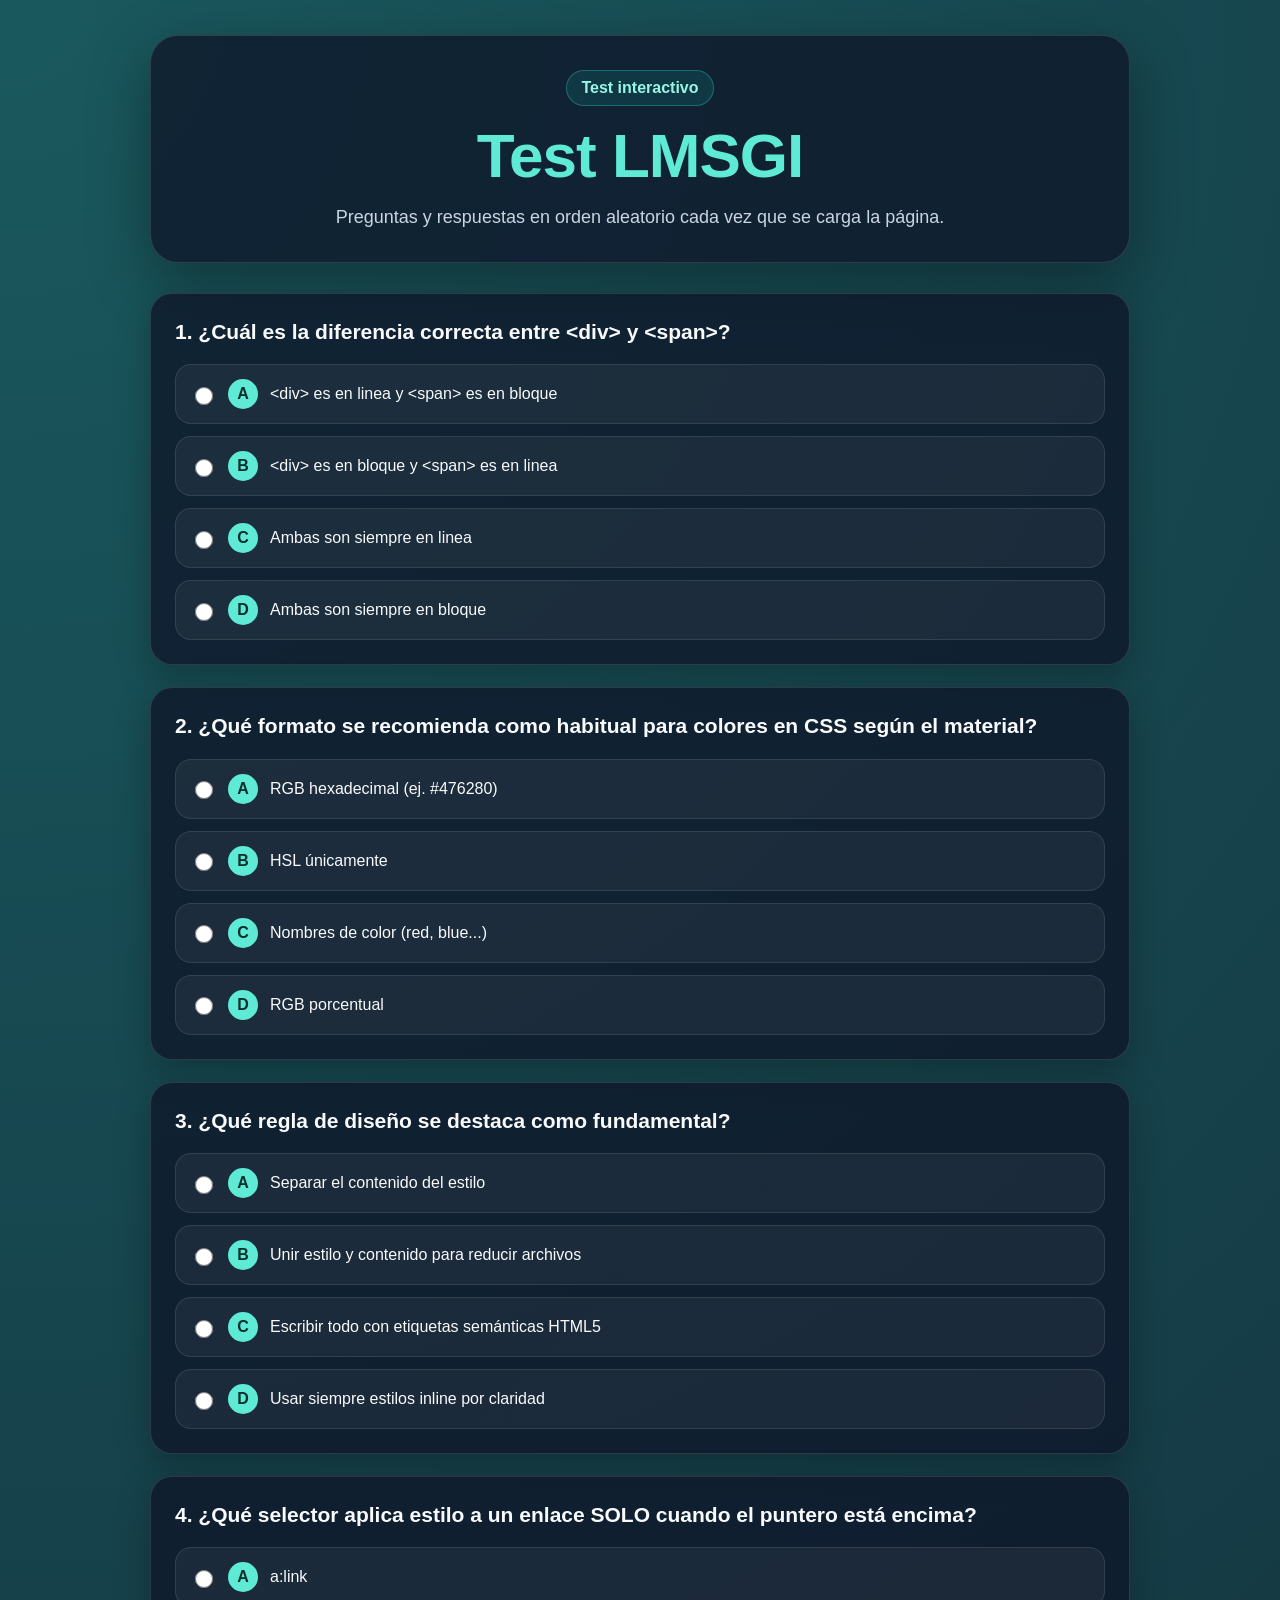
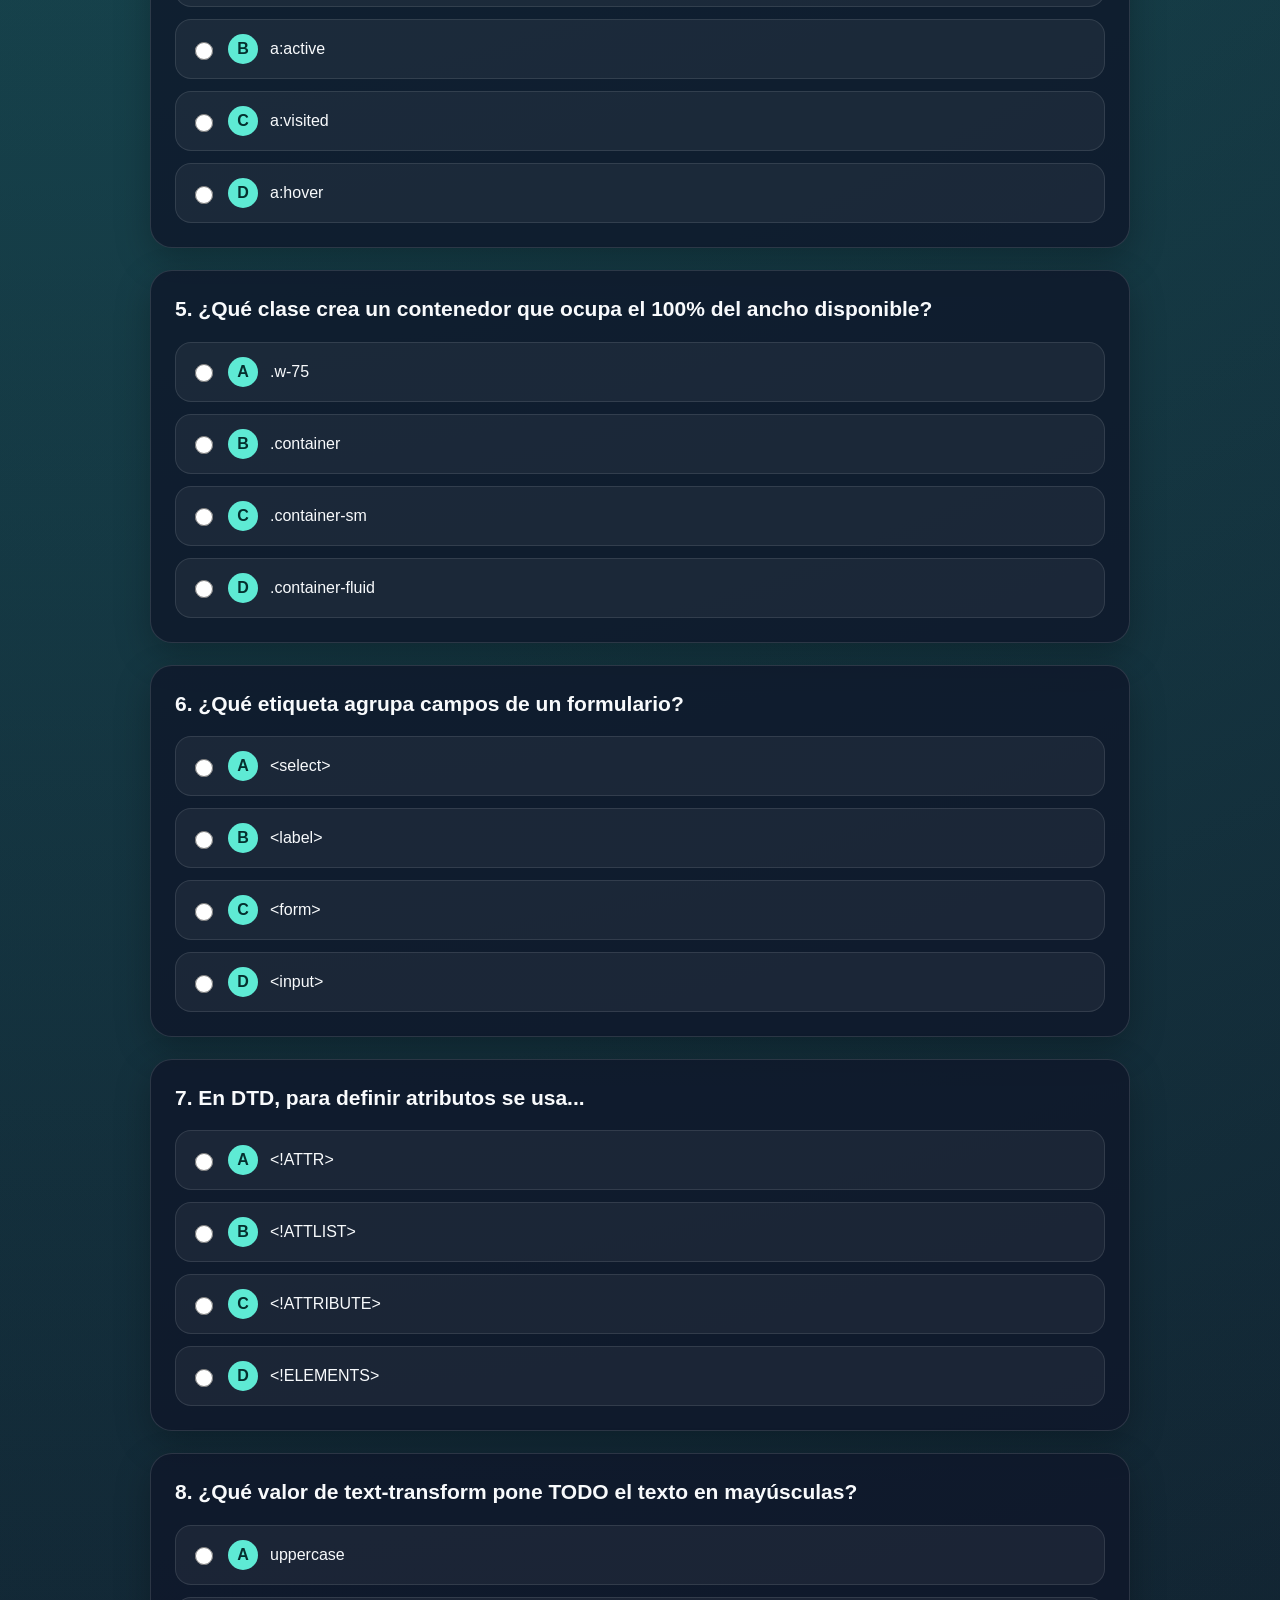
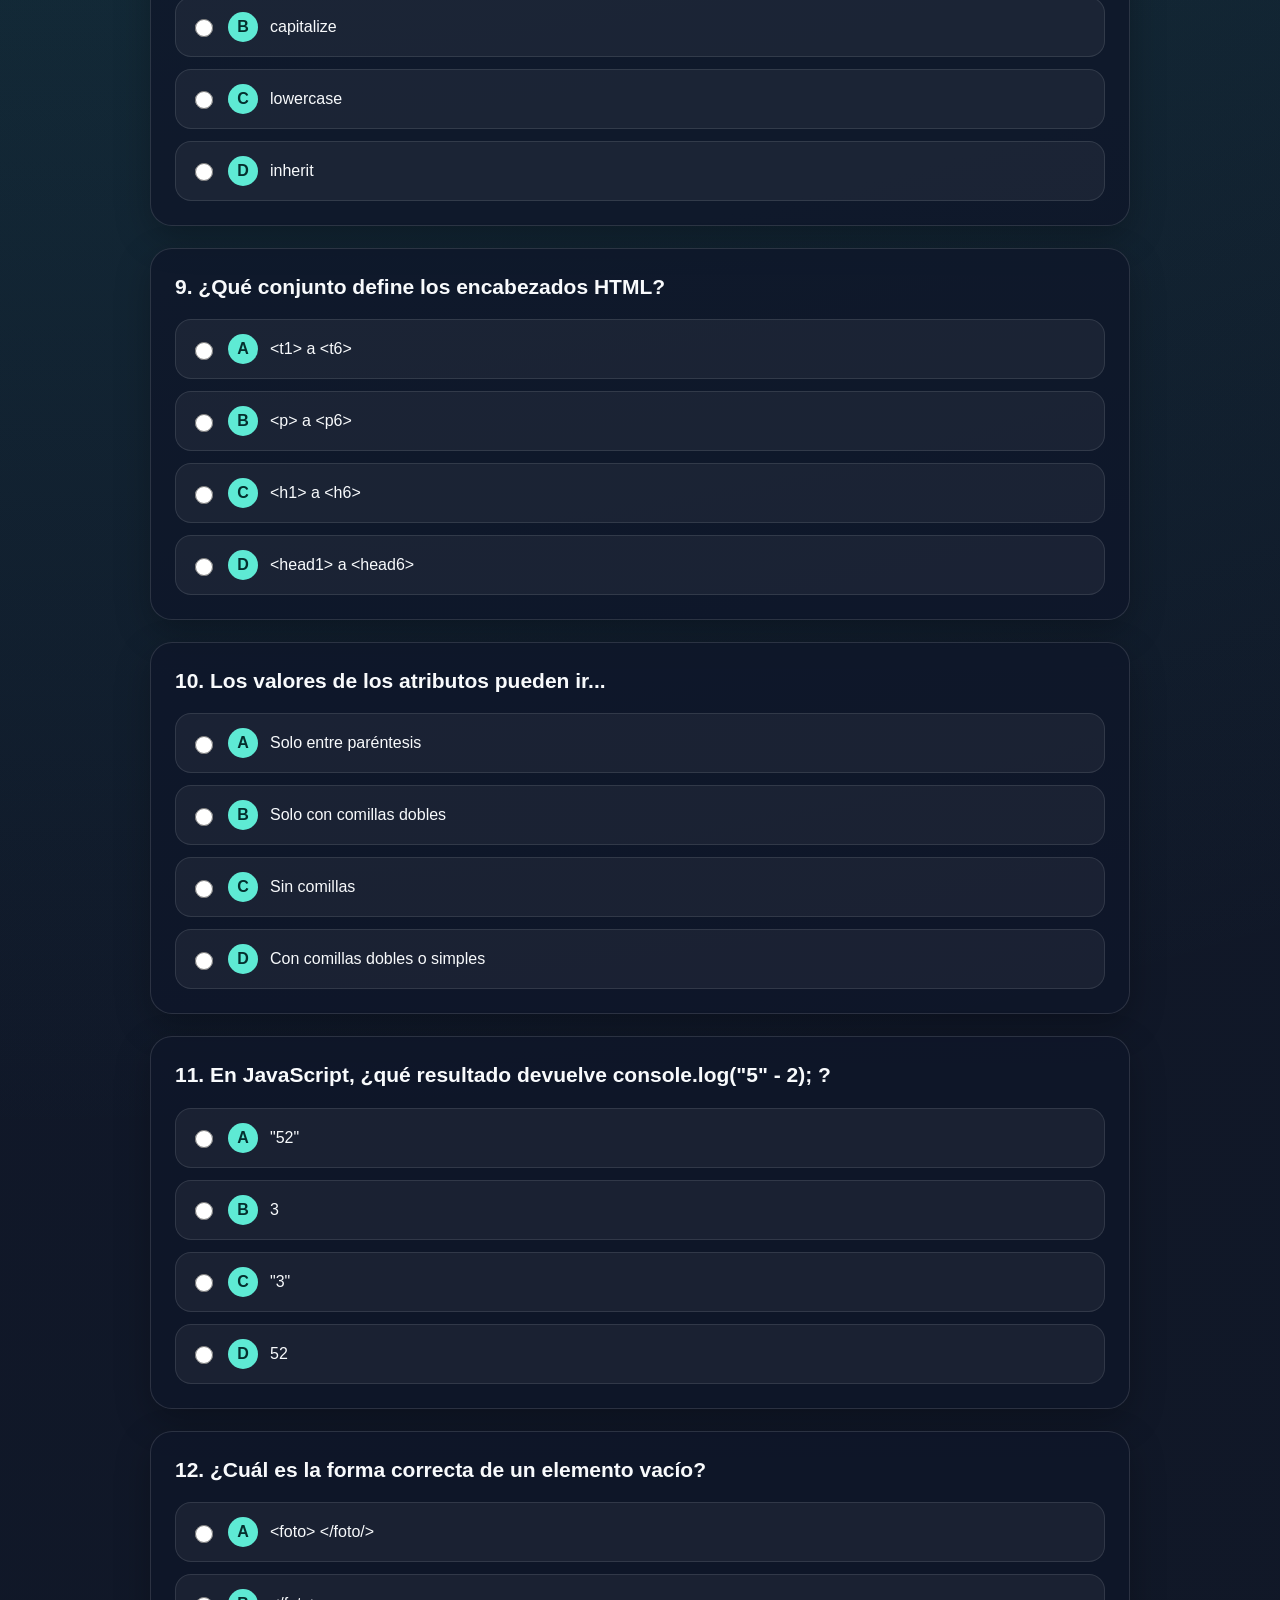
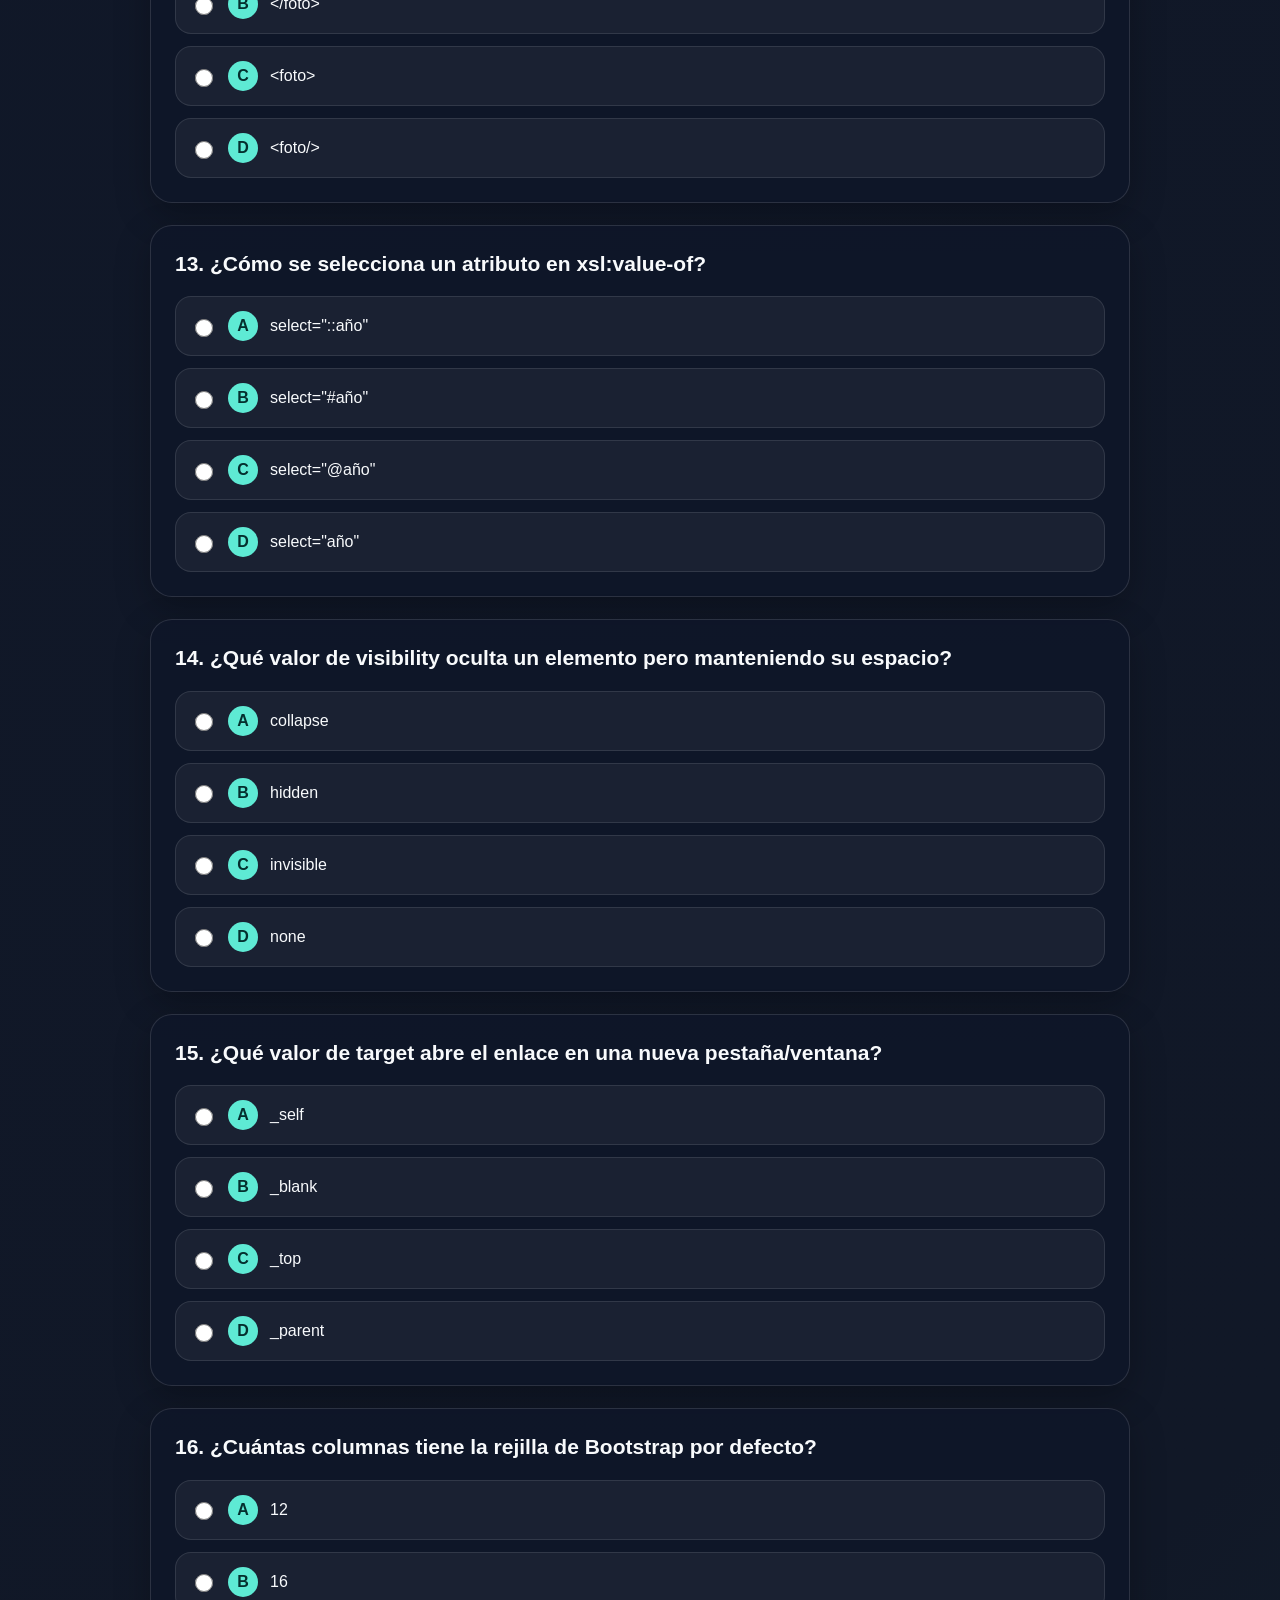
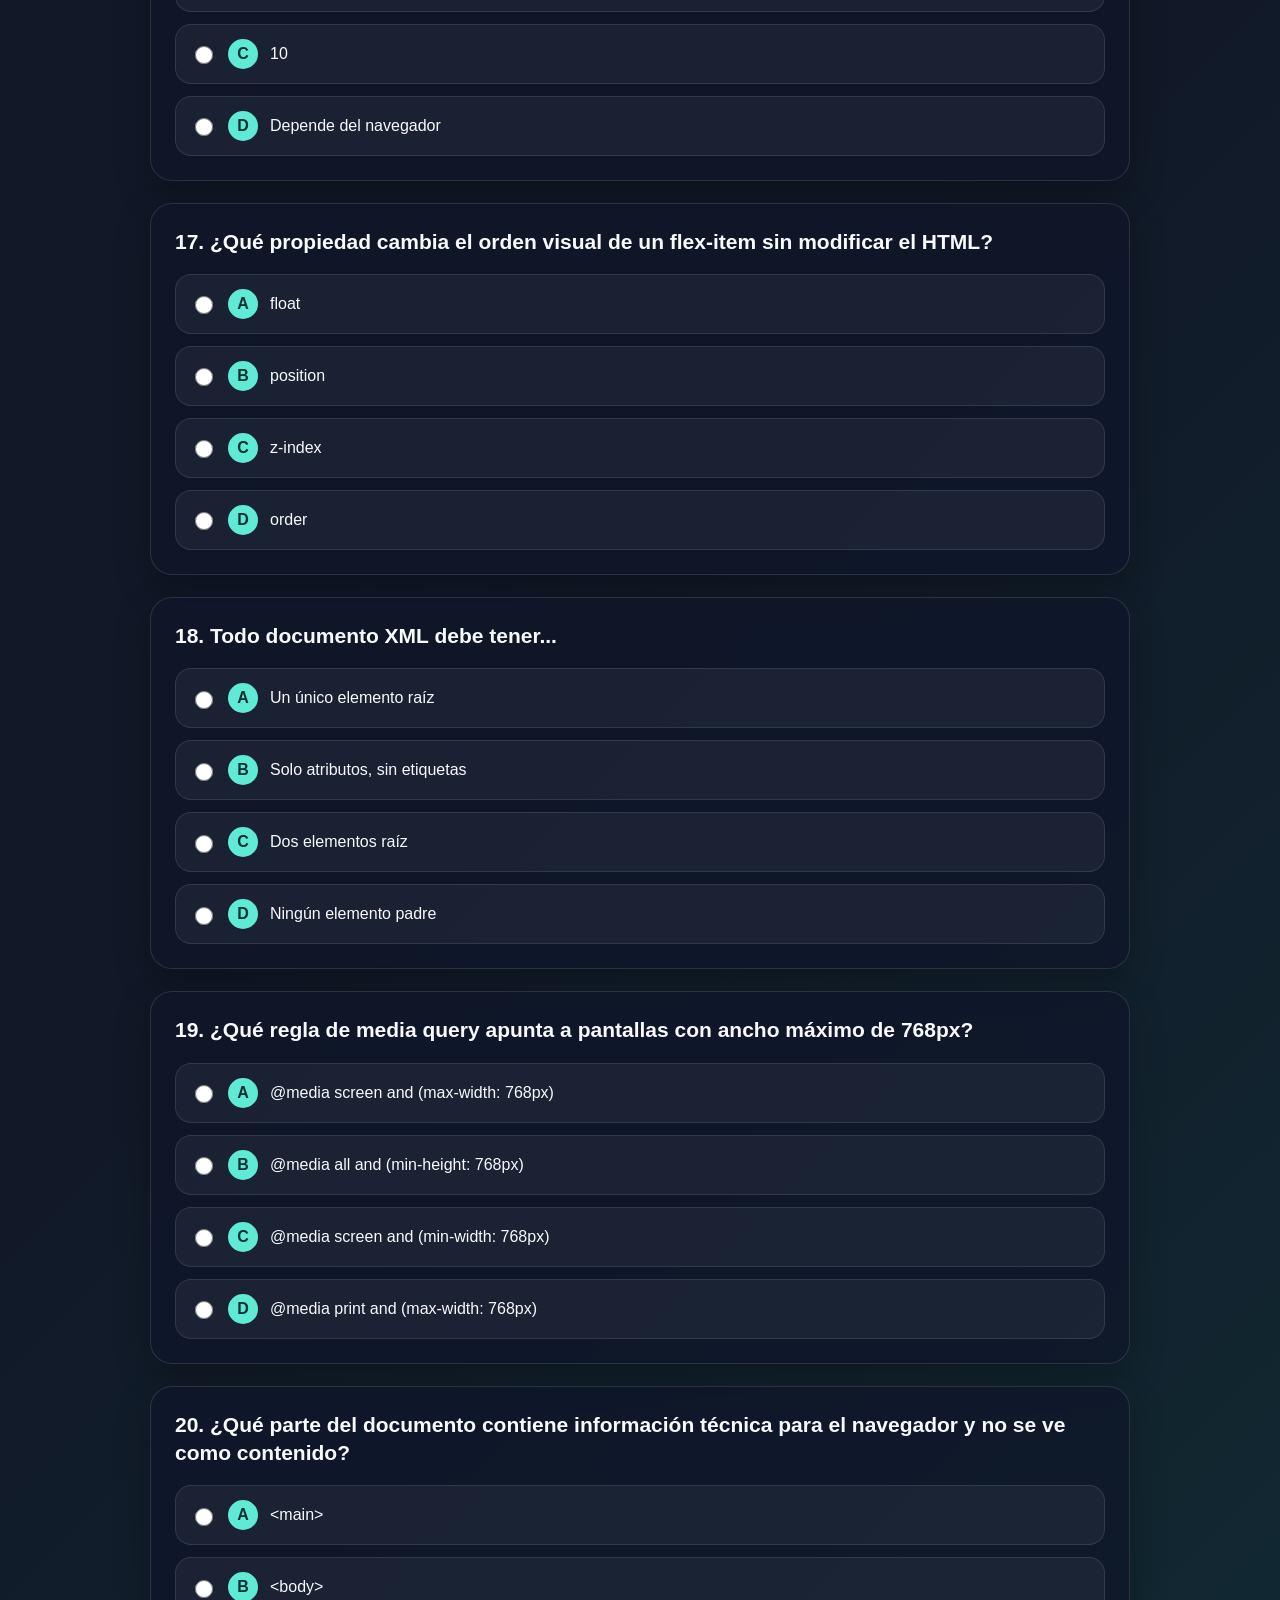
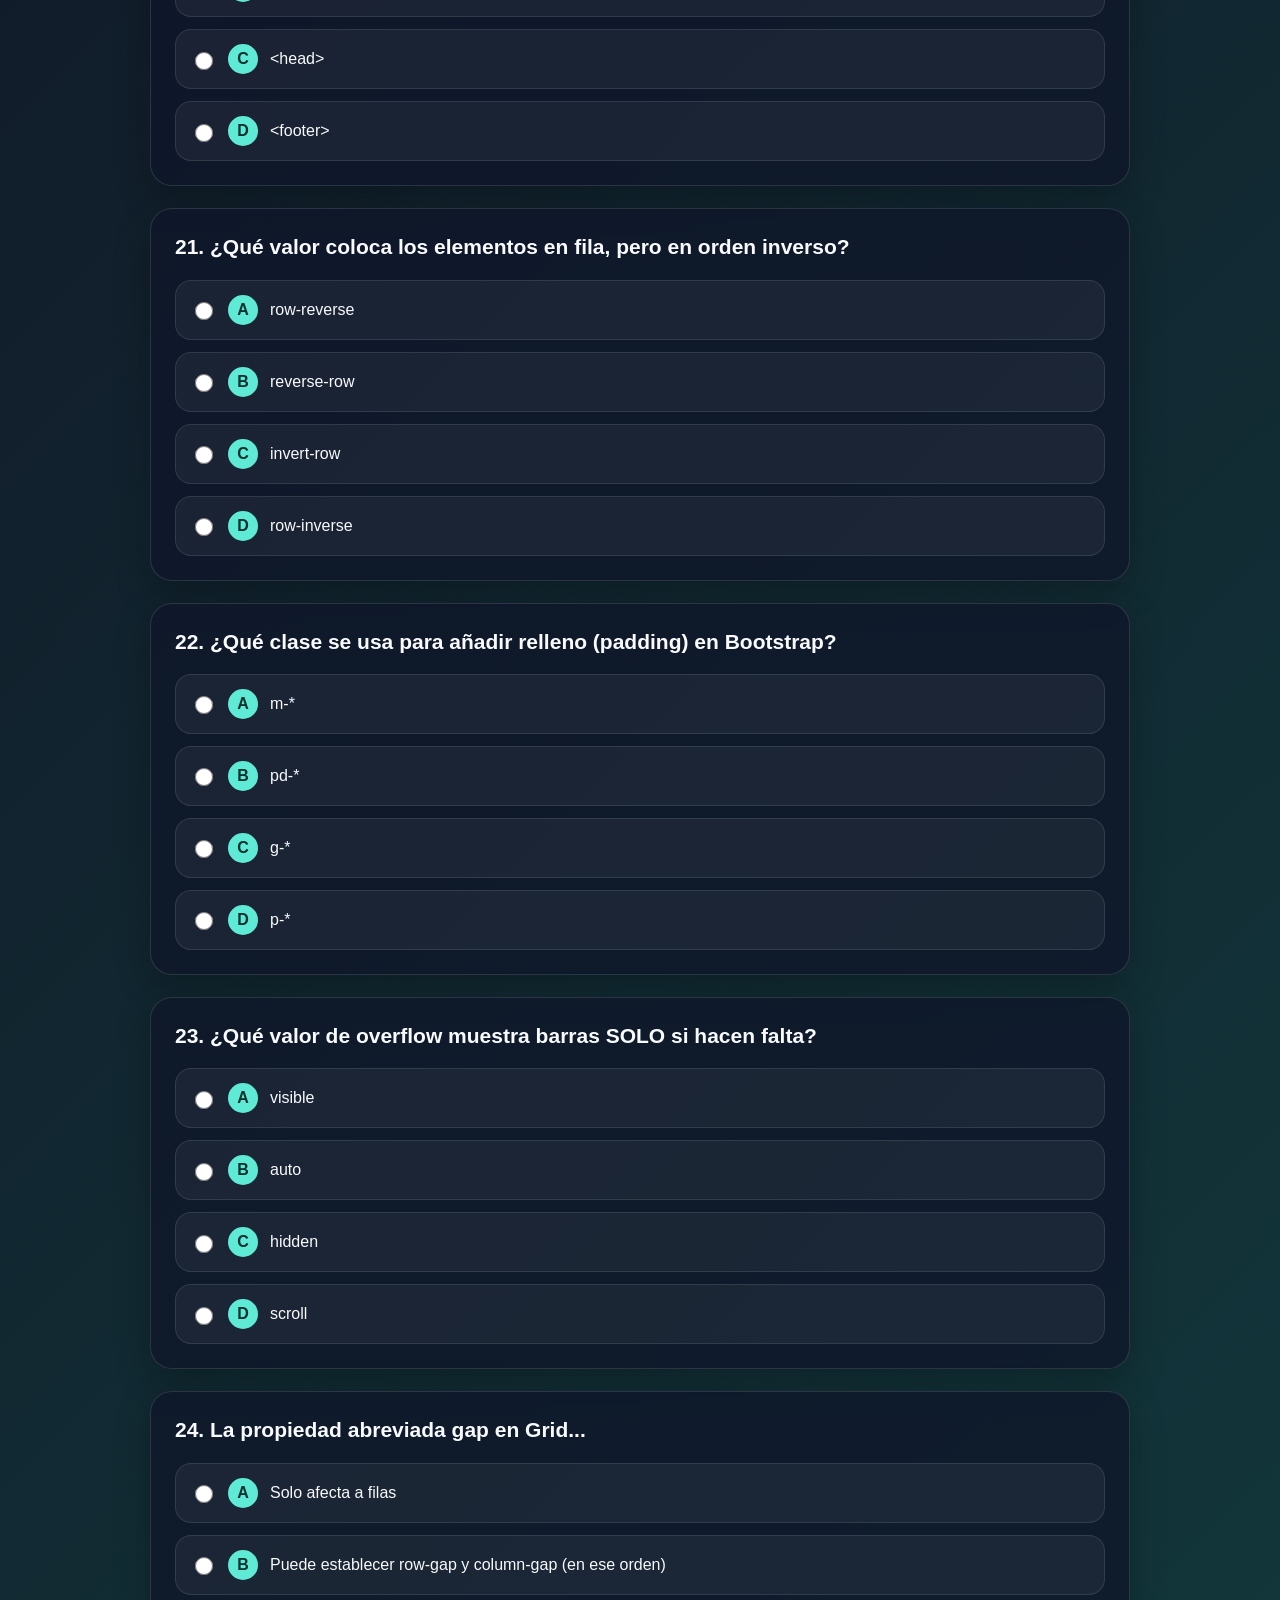
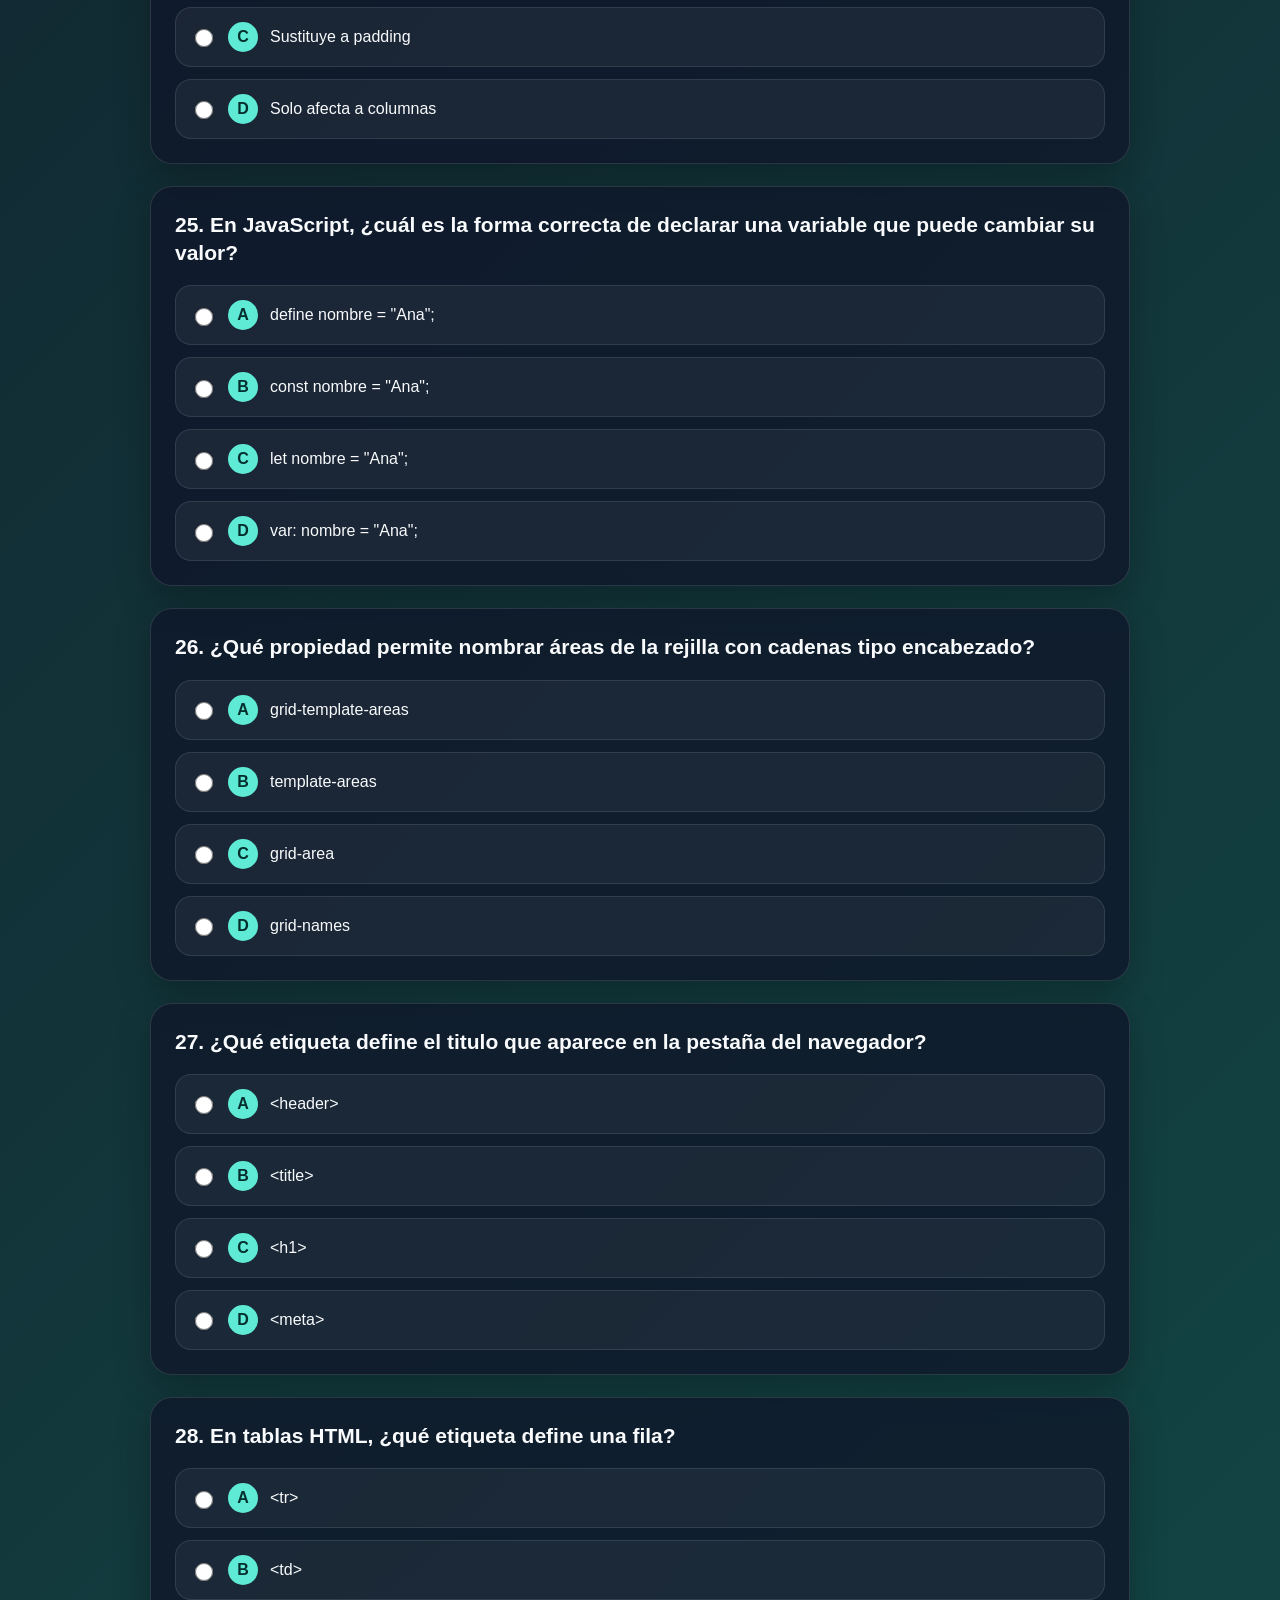
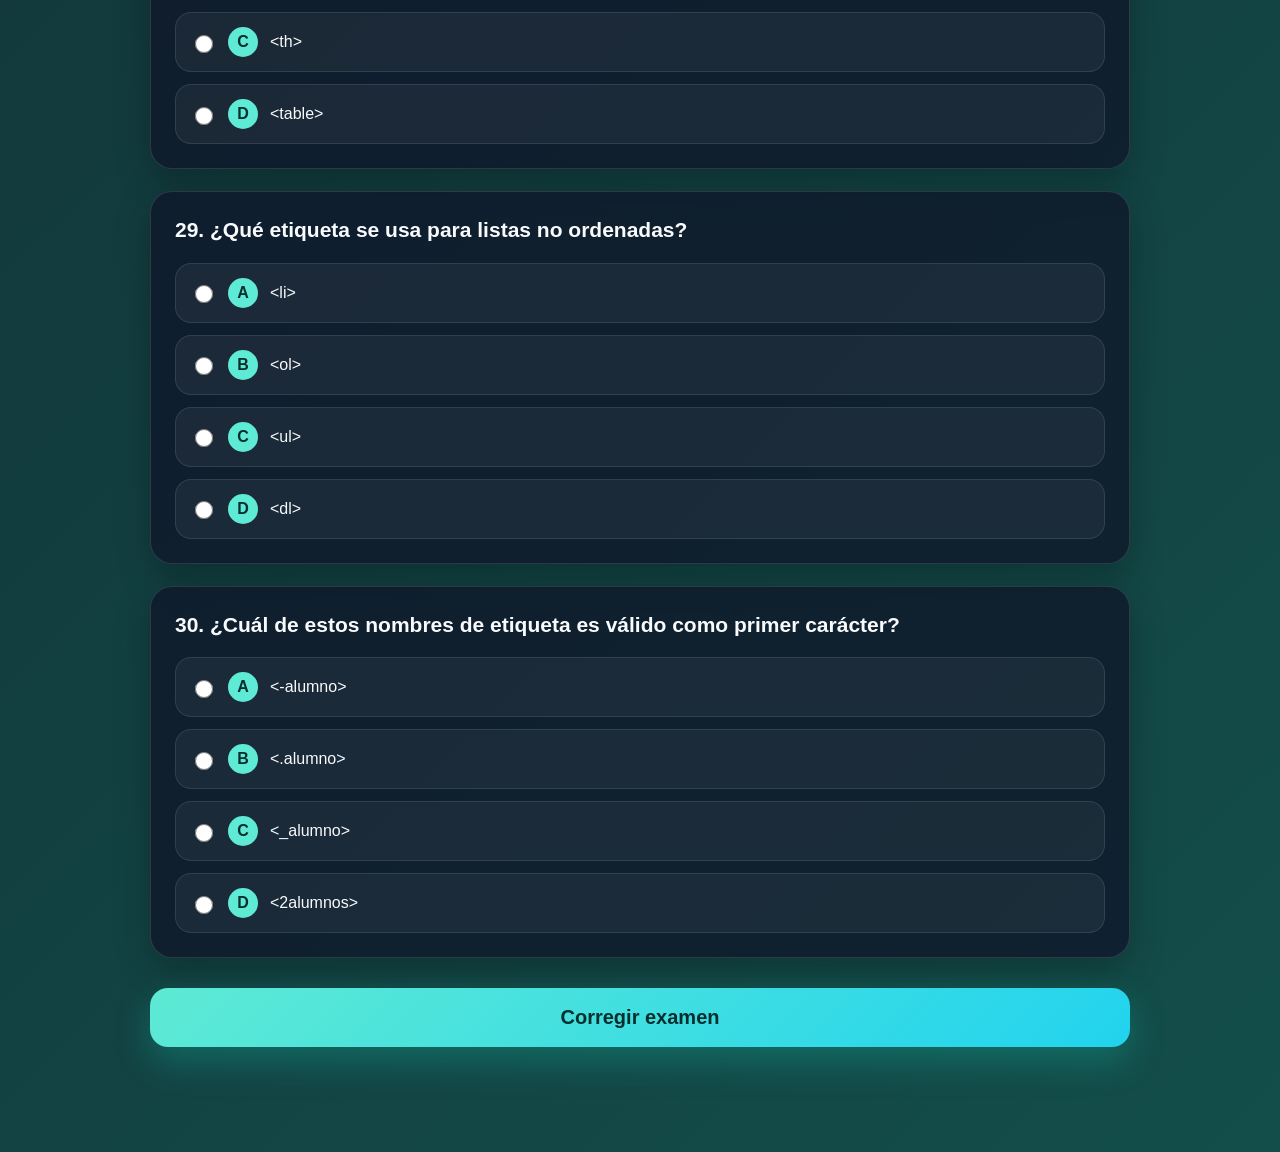
<file: index.html>
<!DOCTYPE html>
<html lang="es">
<head>
    <meta charset="UTF-8">
    <meta name="viewport" content="width=device-width, initial-scale=1.0">
    <title>Test LMSGI</title>
    <link rel="stylesheet" href="style.css">
</head>
<body>
    <main class="container">
        <header class="hero">
            <p class="tag">Test interactivo</p>
            <h1>Test LMSGI</h1>
            <p class="subtitle">Preguntas y respuestas en orden aleatorio cada vez que se carga la página.</p>
        </header>

        <section id="quiz" class="quiz"></section>

        <button id="submitButton" type="button">Corregir examen</button>

        <section id="result" class="result"></section>
    </main>

    <script>

const questions = [
    {
        question: "¿Qué etiqueta define el titulo que aparece en la pestaña del navegador?",
        answers: [
            {text: "<title>", correct: true},
            {text: "<header>", correct: false},
            {text: "<h1>", correct: false},
            {text: "<meta>", correct: false}
        ]
    },
    {
        question: "¿Qué parte del documento contiene información técnica para el navegador y no se ve como contenido?",
        answers: [
            {text: "<body>", correct: false},
            {text: "<footer>", correct: false},
            {text: "<head>", correct: true},
            {text: "<main>", correct: false}
        ]
    },
    {
        question: "¿Cuál es la diferencia correcta entre <div> y <span>?",
        answers: [
            {text: "<div> es en linea y <span> es en bloque", correct: false},
            {text: "<div> es en bloque y <span> es en linea", correct: true},
            {text: "Ambas son siempre en bloque", correct: false},
            {text: "Ambas son siempre en linea", correct: false}
        ]
    },
    {
        question: "¿Qué conjunto define los encabezados HTML?",
        answers: [
            {text: "<p> a <p6>", correct: false},
            {text: "<head1> a <head6>", correct: false},
            {text: "<t1> a <t6>", correct: false},
            {text: "<h1> a <h6>", correct: true}
        ]
    },
    {
        question: "¿Qué valor de target abre el enlace en una nueva pestaña/ventana?",
        answers: [
            {text: "_self", correct: false},
            {text: "_parent", correct: false},
            {text: "_top", correct: false},
            {text: "_blank", correct: true}
        ]
    },
    {
        question: "¿Qué etiqueta se usa para listas no ordenadas?",
        answers: [
            {text: "<ol>", correct: false},
            {text: "<li>", correct: false},
            {text: "<dl>", correct: false},
            {text: "<ul>", correct: true}
        ]
    },
    {
        question: "¿Qué etiqueta agrupa campos de un formulario?",
        answers: [
            {text: "<input>", correct: false},
            {text: "<select>", correct: false},
            {text: "<form>", correct: true},
            {text: "<label>", correct: false}
        ]
    },
    {
        question: "En tablas HTML, ¿qué etiqueta define una fila?",
        answers: [
            {text: "<td>", correct: false},
            {text: "<tr>", correct: true},
            {text: "<th>", correct: false},
            {text: "<table>", correct: false}
        ]
    },
    {
        question: "¿Qué regla de diseño se destaca como fundamental?",
        answers: [
            {text: "Separar el contenido del estilo", correct: true},
            {text: "Unir estilo y contenido para reducir archivos", correct: false},
            {text: "Escribir todo con etiquetas semánticas HTML5", correct: false},
            {text: "Usar siempre estilos inline por claridad", correct: false}
        ]
    },
    {
        question: "¿Qué selector aplica estilo a un enlace SOLO cuando el puntero está encima?",
        answers: [
            {text: "a:active", correct: false},
            {text: "a:visited", correct: false},
            {text: "a:link", correct: false},
            {text: "a:hover", correct: true}
        ]
    },
    {
        question: "¿Qué formato se recomienda como habitual para colores en CSS según el material?",
        answers: [
            {text: "Nombres de color (red, blue...)", correct: false},
            {text: "RGB porcentual", correct: false},
            {text: "RGB hexadecimal (ej. #476280)", correct: true},
            {text: "HSL únicamente", correct: false}
        ]
    },
    {
        question: "¿Qué valor de text-transform pone TODO el texto en mayúsculas?",
        answers: [
            {text: "capitalize", correct: false},
            {text: "uppercase", correct: true},
            {text: "lowercase", correct: false},
            {text: "inherit", correct: false}
        ]
    },
    {
        question: "¿Qué valor de overflow muestra barras SOLO si hacen falta?",
        answers: [
            {text: "scroll", correct: false},
            {text: "hidden", correct: false},
            {text: "visible", correct: false},
            {text: "auto", correct: true}
        ]
    },
    {
        question: "¿Qué valor de visibility oculta un elemento pero manteniendo su espacio?",
        answers: [
            {text: "hidden", correct: true},
            {text: "none", correct: false},
            {text: "collapse", correct: false},
            {text: "invisible", correct: false}
        ]
    },
    {
        question: "¿Qué regla de media query apunta a pantallas con ancho máximo de 768px?",
        answers: [
            {text: "@media screen and (max-width: 768px)", correct: true},
            {text: "@media screen and (min-width: 768px)", correct: false},
            {text: "@media print and (max-width: 768px)", correct: false},
            {text: "@media all and (min-height: 768px)", correct: false}
        ]
    },
    {
        question: "La propiedad abreviada gap en Grid...",
        answers: [
            {text: "Puede establecer row-gap y column-gap (en ese orden)", correct: true},
            {text: "Solo afecta a columnas", correct: false},
            {text: "Solo afecta a filas", correct: false},
            {text: "Sustituye a padding", correct: false}
        ]
    },
    {
        question: "¿Qué propiedad permite nombrar áreas de la rejilla con cadenas tipo encabezado?",
        answers: [
            {text: "grid-area", correct: false},
            {text: "grid-template-areas", correct: true},
            {text: "grid-names", correct: false},
            {text: "template-areas", correct: false}
        ]
    },
    {
        question: "¿Qué valor coloca los elementos en fila, pero en orden inverso?",
        answers: [
            {text: "row-inverse", correct: false},
            {text: "reverse-row", correct: false},
            {text: "row-reverse", correct: true},
            {text: "invert-row", correct: false}
        ]
    },
    {
        question: "¿Qué propiedad cambia el orden visual de un flex-item sin modificar el HTML?",
        answers: [
            {text: "z-index", correct: false},
            {text: "position", correct: false},
            {text: "order", correct: true},
            {text: "float", correct: false}
        ]
    },
    {
        question: "Todo documento XML debe tener...",
        answers: [
            {text: "Dos elementos raíz", correct: false},
            {text: "Ningún elemento padre", correct: false},
            {text: "Solo atributos, sin etiquetas", correct: false},
            {text: "Un único elemento raíz", correct: true}
        ]
    },
    {
        question: "Los valores de los atributos pueden ir...",
        answers: [
            {text: "Con comillas dobles o simples", correct: true},
            {text: "Sin comillas", correct: false},
            {text: "Solo con comillas dobles", correct: false},
            {text: "Solo entre paréntesis", correct: false}
        ]
    },
    {
        question: "¿Cuál es la forma correcta de un elemento vacío?",
        answers: [
            {text: "<foto> </foto/>", correct: false},
            {text: "</foto>", correct: false},
            {text: "<foto/>", correct: true},
            {text: "<foto>", correct: false}
        ]
    },
    {
        question: "¿Cuál de estos nombres de etiqueta es válido como primer carácter?",
        answers: [
            {text: "<2alumnos>", correct: false},
            {text: "<_alumno>", correct: true},
            {text: "<-alumno>", correct: false},
            {text: "<.alumno>", correct: false}
        ]
    },
    {
        question: "En DTD, para definir atributos se usa...",
        answers: [
            {text: "<!ATTR>", correct: false},
            {text: "<!ATTRIBUTE>", correct: false},
            {text: "<!ELEMENTS>", correct: false},
            {text: "<!ATTLIST>", correct: true}
        ]
    },
    {
        question: "¿Cómo se selecciona un atributo en xsl:value-of?",
        answers: [
            {text: "select=\"año\"", correct: false},
            {text: "select=\"#año\"", correct: false},
            {text: "select=\"::año\"", correct: false},
            {text: "select=\"@año\"", correct: true}
        ]
    },
    {
        question: "¿Qué clase crea un contenedor que ocupa el 100% del ancho disponible?",
        answers: [
            {text: ".container-fluid", correct: true},
            {text: ".container", correct: false},
            {text: ".container-sm", correct: false},
            {text: ".w-75", correct: false}
        ]
    },
    {
        question: "¿Cuántas columnas tiene la rejilla de Bootstrap por defecto?",
        answers: [
            {text: "10", correct: false},
            {text: "12", correct: true},
            {text: "16", correct: false},
            {text: "Depende del navegador", correct: false}
        ]
    },
    {
        question: "¿Qué clase se usa para añadir relleno (padding) en Bootstrap?",
        answers: [
            {text: "m-*", correct: false},
            {text: "pd-*", correct: false},
            {text: "p-*", correct: true},
            {text: "g-*", correct: false}
        ]
    },
    {
        question: "En JavaScript, ¿cuál es la forma correcta de declarar una variable que puede cambiar su valor?",
        answers: [
            {text: "let nombre = \"Ana\";", correct: true},
            {text: "const nombre = \"Ana\";", correct: false},
            {text: "define nombre = \"Ana\";", correct: false},
            {text: "var: nombre = \"Ana\";", correct: false}
        ]
    },
    {
        question: "En JavaScript, ¿qué resultado devuelve console.log(\"5\" - 2); ?",
        answers: [
            {text: "\"52\"", correct: false},
            {text: "\"3\"", correct: false},
            {text: "52", correct: false},
            {text: "3", correct: true}
        ]
    }
];


function shuffle(array)
{
    for(let i = array.length - 1; i > 0; i--)
    {
        const j = Math.floor(Math.random() * (i + 1));
        [array[i], array[j]] = [array[j], array[i]];
    }

    return array;
}

const shuffledQuestions = shuffle([...questions]).map(
    question =>
    {
        return {
            ...question,
            answers: shuffle([...question.answers])
        };
    }
);

const quiz = document.getElementById("quiz");

function createAnswer(answer, questionIndex, answerIndex)
{
    const label = document.createElement("label");
    label.className = "answer";

    const input = document.createElement("input");
    input.type = "radio";
    input.name = `question-${questionIndex}`;
    input.value = answer.correct ? "true" : "false";

    const letter = document.createElement("span");
    letter.className = "letter";
    letter.textContent = String.fromCharCode(65 + answerIndex);

    const answerText = document.createElement("span");
    answerText.className = "answer-text";
    answerText.textContent = answer.text;

    label.appendChild(input);
    label.appendChild(letter);
    label.appendChild(answerText);

    return label;
}

function createQuestion(question, questionIndex)
{
    const article = document.createElement("article");
    article.className = "question";

    const title = document.createElement("h2");
    title.textContent = `${questionIndex + 1}. ${question.question}`;

    const answers = document.createElement("div");
    answers.className = "answers";

    question.answers.forEach(
        (answer, answerIndex) =>
        {
            answers.appendChild(createAnswer(answer, questionIndex, answerIndex));
        }
    );

    article.appendChild(title);
    article.appendChild(answers);

    return article;
}

shuffledQuestions.forEach(
    (question, questionIndex) =>
    {
        quiz.appendChild(createQuestion(question, questionIndex));
    }
);

document.getElementById("submitButton").addEventListener(
    "click",
    () =>
    {
        let score = 0;

        shuffledQuestions.forEach(
            (question, questionIndex) =>
            {
                const answers = document.querySelectorAll(`input[name="question-${questionIndex}"]`);

                answers.forEach(
                    answer =>
                    {
                        const label = answer.parentElement;

                        label.classList.remove("correct");
                        label.classList.remove("incorrect");

                        if(answer.checked)
                        {
                            if(answer.value === "true")
                            {
                                score++;
                                label.classList.add("correct");
                            }
                            else
                            {
                                label.classList.add("incorrect");
                            }
                        }

                        if(answer.value === "true")
                        {
                            label.classList.add("correct");
                        }
                    }
                );
            }
        );

        const result = document.getElementById("result");
        result.textContent = `Has acertado ${score} de ${shuffledQuestions.length} preguntas.`;

        result.scrollIntoView(
            {
                behavior: "smooth"
            }
        );
    }
);
    </script>
</body>
</html>
</file>
<file: style.css>
*
{
    box-sizing: border-box;
}

body
{
    margin: 0;
    min-height: 100vh;
    padding: 35px 18px;
    font-family: Arial, Helvetica, sans-serif;
    background:
        radial-gradient(circle at top left, rgba(45,212,191,0.35), transparent 35%),
        linear-gradient(135deg, #0f172a, #111827 55%, #134e4a);
    color: #f8fafc;
}

.container
{
    width: min(980px, 100%);
    margin: 0 auto;
}

.hero
{
    margin-bottom: 30px;
    padding: 34px 26px;
    text-align: center;
    border-radius: 28px;
    background: rgba(15,23,42,0.78);
    border: 1px solid rgba(255,255,255,0.12);
    box-shadow: 0 20px 60px rgba(0,0,0,0.35);
}

.tag
{
    display: inline-block;
    margin: 0 0 14px;
    padding: 8px 14px;
    border-radius: 999px;
    color: #99f6e4;
    background: rgba(20,184,166,0.15);
    border: 1px solid rgba(45,212,191,0.35);
    font-weight: bold;
}

h1
{
    margin: 0;
    font-size: clamp(36px, 6vw, 62px);
    color: #5eead4;
    letter-spacing: -1px;
}

.subtitle
{
    max-width: 650px;
    margin: 16px auto 0;
    color: #cbd5e1;
    font-size: 18px;
}

.quiz
{
    display: grid;
    gap: 22px;
}

.question
{
    padding: 24px;
    border-radius: 22px;
    background: rgba(15,23,42,0.78);
    border: 1px solid rgba(255,255,255,0.12);
    box-shadow: 0 12px 35px rgba(0,0,0,0.25);
    transition: transform 0.2s, border-color 0.2s;
}

.question:hover
{
    transform: translateY(-3px);
    border-color: rgba(45,212,191,0.65);
}

.question h2
{
    margin: 0 0 18px;
    font-size: 21px;
    line-height: 1.35;
}

.answers
{
    display: grid;
    gap: 12px;
}

.answer
{
    display: grid;
    grid-template-columns: auto auto 1fr;
    align-items: center;
    gap: 12px;
    padding: 14px;
    border-radius: 16px;
    background: rgba(255,255,255,0.05);
    border: 1px solid rgba(255,255,255,0.1);
    cursor: pointer;
    transition: background 0.2s, border-color 0.2s, transform 0.2s;
}

.answer:hover
{
    background: rgba(20,184,166,0.14);
    border-color: rgba(45,212,191,0.65);
    transform: scale(1.01);
}

.answer input
{
    width: 18px;
    height: 18px;
    accent-color: #14b8a6;
}

.letter
{
    display: inline-grid;
    place-items: center;
    width: 30px;
    height: 30px;
    border-radius: 50%;
    color: #042f2e;
    background: #5eead4;
    font-weight: bold;
}

.answer-text
{
    word-break: break-word;
}

button
{
    width: 100%;
    margin: 30px 0 0;
    padding: 18px;
    border: 0;
    border-radius: 18px;
    color: #042f2e;
    background: linear-gradient(135deg, #5eead4, #22d3ee);
    font-size: 20px;
    font-weight: bold;
    cursor: pointer;
    box-shadow: 0 14px 35px rgba(20,184,166,0.32);
    transition: transform 0.2s, box-shadow 0.2s;
}

button:hover
{
    transform: translateY(-2px);
    box-shadow: 0 18px 45px rgba(20,184,166,0.45);
}

.result
{
    margin-top: 26px;
    padding: 22px;
    text-align: center;
    font-size: 26px;
    font-weight: bold;
    color: #5eead4;
}

.correct
{
    background: rgba(34,197,94,0.22);
    border-color: #22c55e;
}

.incorrect
{
    background: rgba(239,68,68,0.24);
    border-color: #ef4444;
}

@media(max-width: 700px)
{
    body
    {
        padding: 18px 10px;
    }

    .hero,
    .question
    {
        padding: 20px;
        border-radius: 20px;
    }

    .question h2
    {
        font-size: 18px;
    }

    .answer
    {
        grid-template-columns: auto auto 1fr;
        padding: 12px;
    }
}
</file>
